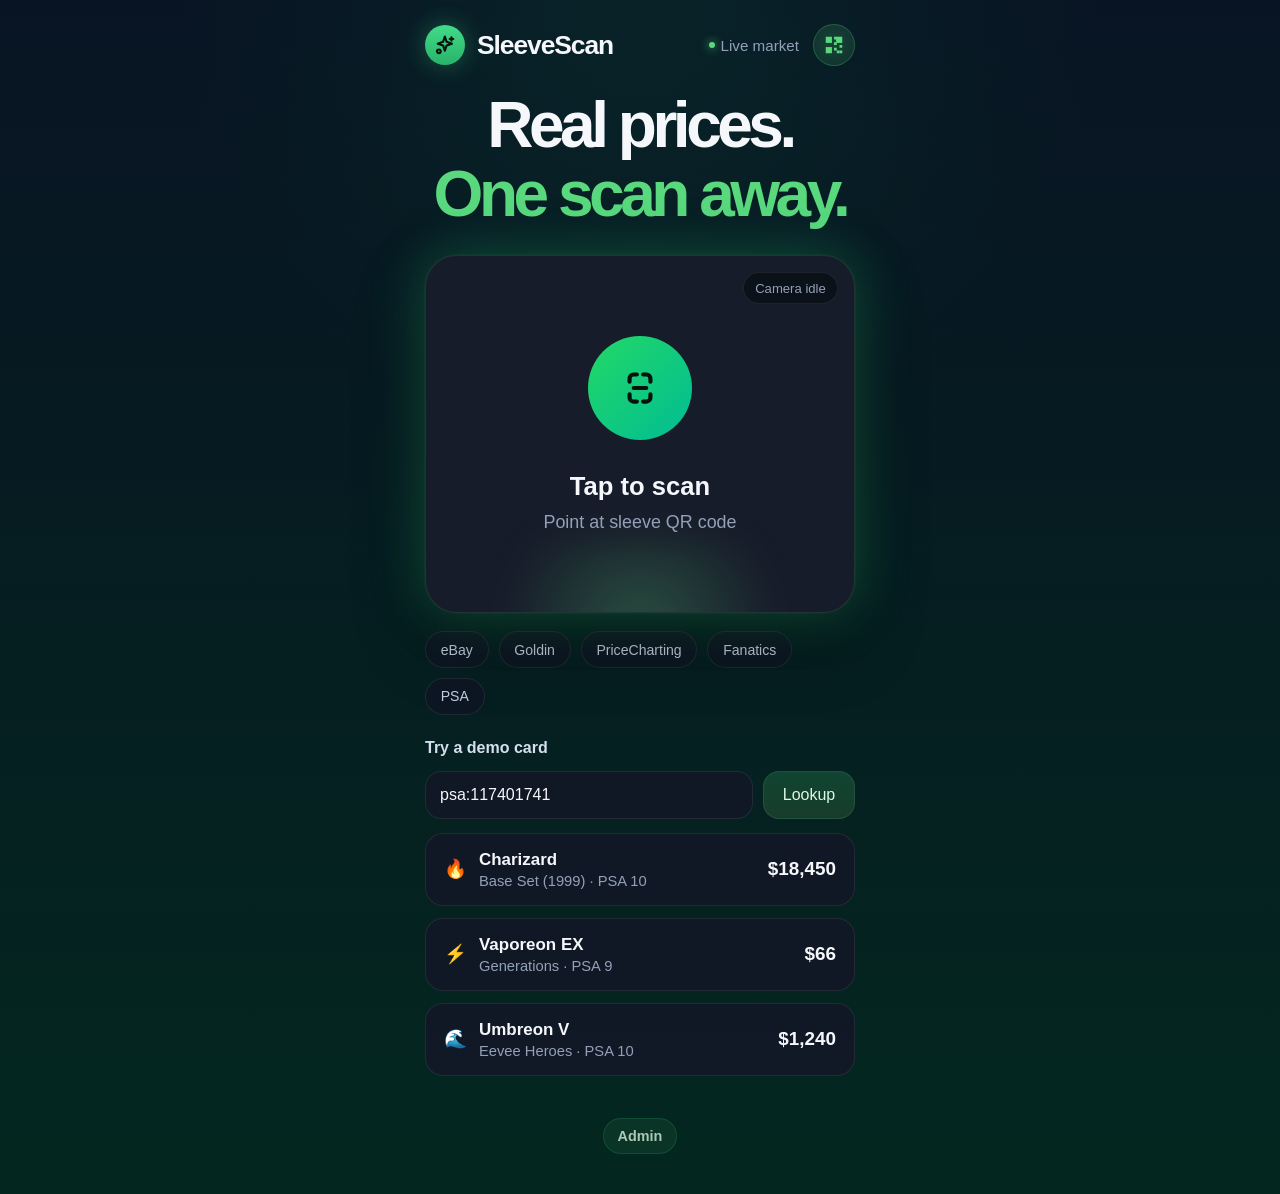
<file: index.html>
<!doctype html>
<html lang="en">
  <head>
    <meta charset="UTF-8" />
    <meta name="viewport" content="width=device-width, initial-scale=1.0" />
    <title>SleeveScan</title>
    <link rel="icon" href="./favicon.svg" type="image/svg+xml" />
    <link rel="stylesheet" href="./styles.css" />
  </head>
  <body>
    <main class="app-shell">
      <section class="mobile-frame">
        <header class="topbar">
          <div class="brand">
            <div class="brand__mark" aria-hidden="true">
              <svg viewBox="0 0 32 32" focusable="false">
                <path d="M15.8 4.7l2.4 7.1 7.1 2.4-7.1 2.4-2.4 7.1-2.4-7.1-7.1-2.4 7.1-2.4 2.4-7.1z" />
                <path d="M24.6 5.6v4.8" />
                <path d="M22.2 8h4.8" />
                <circle cx="7.8" cy="24.4" r="2.5" />
              </svg>
            </div>
            <span class="brand__name">SleeveScan</span>
          </div>
          <div class="topbar__actions">
            <p class="live-indicator">Live market</p>
            <a class="qr-nav-button" href="./qr.html" aria-label="Create Qr Code">
              <svg class="qr-nav-button__icon" viewBox="0 0 32 32" aria-hidden="true" focusable="false">
                <path d="M4 4h9v9H4z" />
                <path d="M19 4h9v9h-9z" />
                <path d="M4 19h9v9H4z" />
                <path d="M16 4h4v4h-4z" />
                <path d="M16 12h4v4h-4z" />
                <path d="M24 16h4v4h-4z" />
                <path d="M16 20h4v4h-4z" />
                <path d="M20 24h4v4h-4z" />
                <path d="M24 24h4v4h-4z" />
                <path d="M8 8h1.8v1.8H8z" />
                <path d="M23 8h1.8v1.8H23z" />
                <path d="M8 23h1.8v1.8H8z" />
              </svg>
            </a>
          </div>
        </header>

        <section class="hero">
          <h1>
            Real prices.
            <span>One scan away.</span>
          </h1>
        </section>

        <section class="scanner-panel">
          <video
            id="scanner-video"
            class="scanner-video"
            playsinline
            muted
          ></video>
          <div class="scanner-glow" aria-hidden="true"></div>
          <button id="camera-button" class="scanner-cta" type="button">
            <span class="scanner-cta__icon" aria-hidden="true">
              <svg viewBox="0 0 48 48" focusable="false">
                <path d="M14 18v-3.2c0-2.1 1.7-3.8 3.8-3.8H21" />
                <path d="M27 11h3.2c2.1 0 3.8 1.7 3.8 3.8V18" />
                <path d="M34 30v3.2c0 2.1-1.7 3.8-3.8 3.8H27" />
                <path d="M21 37h-3.2c-2.1 0-3.8-1.7-3.8-3.8V30" />
                <path d="M18 24h12" />
              </svg>
            </span>
            <strong>Tap to scan</strong>
            <span>Point at sleeve QR code</span>
          </button>
          <p id="scanner-status" class="scanner-status">
            Open the camera on a phone to scan a QR sticker, or use a demo code
            below.
          </p>
          <span id="scanner-badge" class="scanner-badge">Camera idle</span>
        </section>

        <div class="source-pills" aria-label="Source coverage">
          <span>eBay</span>
          <span>Goldin</span>
          <span>PriceCharting</span>
          <span>Fanatics</span>
          <span>PSA</span>
        </div>

        <section class="demo-section">
          <div class="demo-section__header">
            <p>Try a demo card</p>
          </div>

          <div class="scan-input-row">
            <label class="scan-input">
              <span class="sr-only">Sleeve QR code</span>
              <input
                id="code-input"
                type="text"
                placeholder="Try psa:117401741 or raw:charizard-base-4"
                autocomplete="off"
              />
            </label>
            <button id="lookup-button" class="lookup-button" type="button">
              Lookup
            </button>
          </div>

          <div class="demo-list">
            <a class="demo-card" href="./details.html?card=raw%3Acharizard-base-4">
              <div class="demo-card__info">
                <span class="demo-card__icon">🔥</span>
                <div>
                  <strong>Charizard</strong>
                  <p>Base Set (1999) · PSA 10</p>
                </div>
              </div>
              <span class="demo-card__price">$18,450</span>
            </a>

            <a class="demo-card" href="./details.html?card=psa%3A134400879">
              <div class="demo-card__info">
                <span class="demo-card__icon">⚡</span>
                <div>
                  <strong>Vaporeon EX</strong>
                  <p>Generations · PSA 9</p>
                </div>
              </div>
              <span class="demo-card__price">$66</span>
            </a>

            <a class="demo-card" href="./details.html?card=psa%3A117401741">
              <div class="demo-card__info">
                <span class="demo-card__icon">🌊</span>
                <div>
                  <strong>Umbreon V</strong>
                  <p>Eevee Heroes · PSA 10</p>
                </div>
              </div>
              <span class="demo-card__price">$1,240</span>
            </a>
          </div>
        </section>

        <footer class="app-footer">
          <a href="./admin.html">Admin</a>
        </footer>
      </section>
    </main>

    <script type="module" src="./src/main.js"></script>
  </body>
</html>
</file>
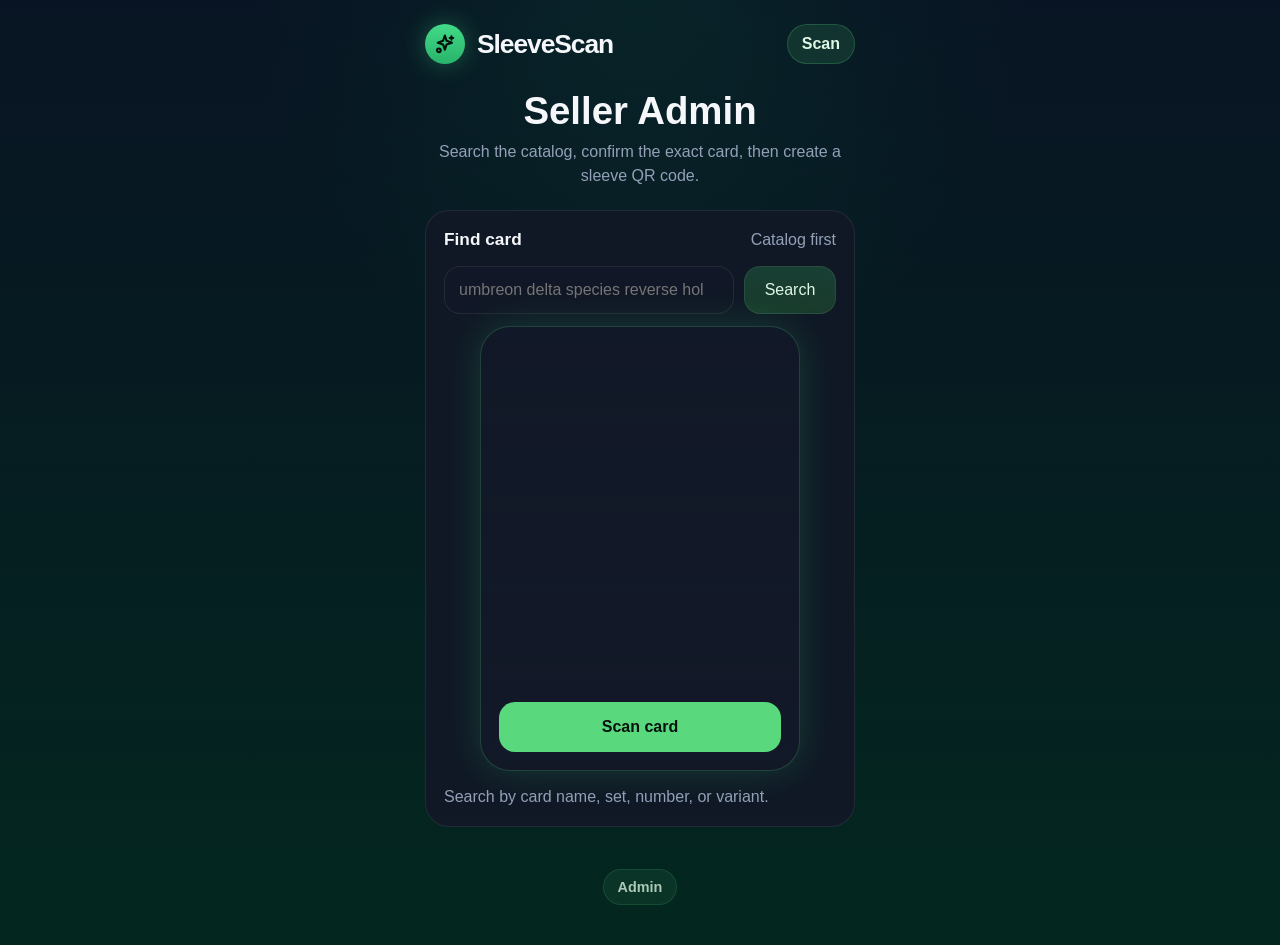
<file: admin.html>
<!doctype html>
<html lang="en">
  <head>
    <meta charset="UTF-8" />
    <meta name="viewport" content="width=device-width, initial-scale=1.0" />
    <title>SleeveScan Seller Admin</title>
    <link rel="icon" href="./favicon.svg" type="image/svg+xml" />
    <link rel="stylesheet" href="./styles.css" />
  </head>
  <body>
    <main class="app-shell">
      <section class="mobile-frame admin-frame">
        <header class="topbar">
          <a class="brand brand--link" href="./index.html">
            <div class="brand__mark" aria-hidden="true">
              <svg viewBox="0 0 32 32" focusable="false">
                <path d="M15.8 4.7l2.4 7.1 7.1 2.4-7.1 2.4-2.4 7.1-2.4-7.1-7.1-2.4 7.1-2.4 2.4-7.1z" />
                <path d="M24.6 5.6v4.8" />
                <path d="M22.2 8h4.8" />
                <circle cx="7.8" cy="24.4" r="2.5" />
              </svg>
            </div>
            <span class="brand__name">SleeveScan</span>
          </a>
          <a class="topbar-link" href="./index.html">Scan</a>
        </header>

        <section class="qr-page-hero">
          <h1>Seller Admin</h1>
          <p>Search the catalog, confirm the exact card, then create a sleeve QR code.</p>
        </section>

        <section class="admin-panel">
          <div class="section-heading section-heading--compact">
            <h2>Find card</h2>
            <span>Catalog first</span>
          </div>

          <div class="admin-search">
            <label class="scan-input">
              <span class="sr-only">Search card catalog</span>
              <input
                id="admin-search-input"
                type="search"
                placeholder="umbreon delta species reverse holo"
                autocomplete="off"
              />
            </label>
            <button id="admin-search-button" class="lookup-button" type="button">
              Search
            </button>
          </div>

          <section class="card-scan-panel">
            <video
              id="card-scan-video"
              class="card-scan-video"
              playsinline
              muted
            ></video>
            <div class="card-scan-overlay" aria-hidden="true">
              <span></span>
            </div>
            <button id="card-scan-button" class="card-scan-button" type="button">
              Scan card
            </button>
          </section>

          <p id="admin-status" class="admin-status">
            Search by card name, set, number, or variant.
          </p>

          <div id="catalog-results-shell" class="catalog-results-shell" hidden>
            <div class="catalog-results-header">
              <strong>Matching results</strong>
              <button id="close-results-button" type="button">Close</button>
            </div>
            <div id="catalog-results" class="catalog-results"></div>
          </div>
        </section>

        <section id="selected-card-panel" class="admin-panel selected-card-panel" hidden>
          <div class="section-heading section-heading--compact">
            <h2>Confirm identity</h2>
            <span>Seller record</span>
          </div>

          <article class="selected-card">
            <img id="selected-card-image" alt="Selected Pokemon card" />
            <div>
              <h3 id="selected-card-name">Card name</h3>
              <p id="selected-card-meta">Set · Number · Rarity</p>
            </div>
          </article>

          <div class="admin-fields">
            <label>
              <span>Variant</span>
              <select id="variant-select">
                <option>Normal</option>
                <option>Holo</option>
                <option selected>Reverse Holo</option>
                <option>1st Edition</option>
                <option>Promo</option>
              </select>
            </label>

            <label>
              <span>Condition / grade</span>
              <select id="condition-select">
                <option selected>Raw NM</option>
                <option>Raw LP</option>
                <option>Raw MP</option>
                <option>Raw HP</option>
                <option>PSA 10</option>
                <option>PSA 9</option>
                <option>BGS 9.5</option>
                <option>CGC 10</option>
              </select>
            </label>

            <label>
              <span>Language</span>
              <select id="language-select">
                <option selected>English</option>
                <option>Japanese</option>
              </select>
            </label>
          </div>

          <button id="create-admin-qr-button" class="qr-print-button qr-print-button--wide" type="button">
            Create QR Code
          </button>
        </section>

        <footer class="app-footer">
          <a href="./admin.html">Admin</a>
        </footer>
      </section>
    </main>

    <script type="module" src="./src/admin.js"></script>
  </body>
</html>
</file>
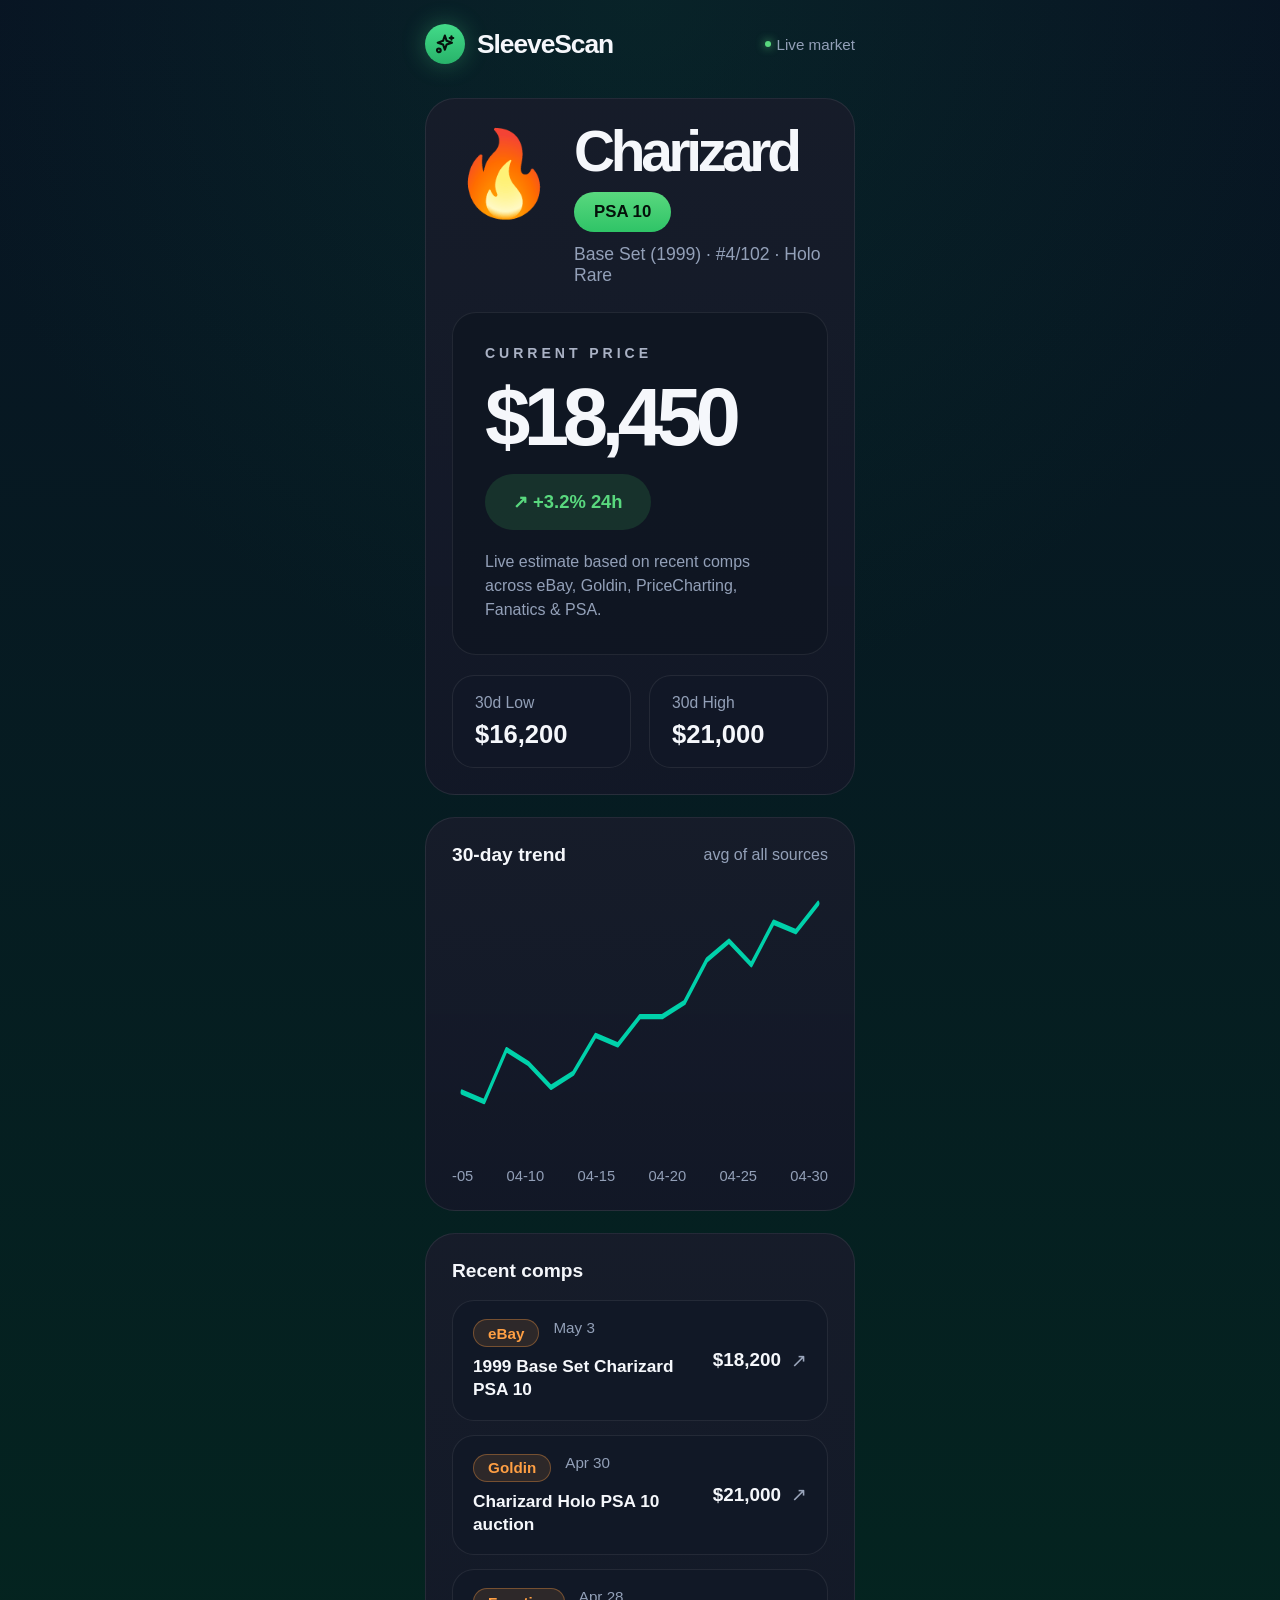
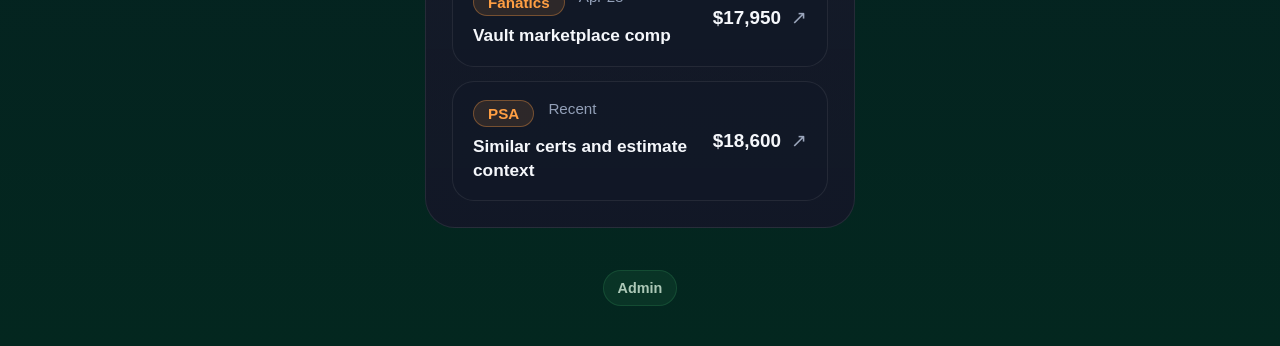
<file: details.html>
<!doctype html>
<html lang="en">
  <head>
    <meta charset="UTF-8" />
    <meta name="viewport" content="width=device-width, initial-scale=1.0" />
    <title>SleeveScan Card Details</title>
    <link rel="icon" href="./favicon.svg" type="image/svg+xml" />
    <link rel="stylesheet" href="./styles.css" />
  </head>
  <body class="details-page">
    <main class="app-shell">
      <section class="mobile-frame details-frame">
        <header class="topbar topbar--details">
          <a class="brand brand--link" href="./index.html">
            <div class="brand__mark" aria-hidden="true">
              <svg viewBox="0 0 32 32" focusable="false">
                <path d="M15.8 4.7l2.4 7.1 7.1 2.4-7.1 2.4-2.4 7.1-2.4-7.1-7.1-2.4 7.1-2.4 2.4-7.1z" />
                <path d="M24.6 5.6v4.8" />
                <path d="M22.2 8h4.8" />
                <circle cx="7.8" cy="24.4" r="2.5" />
              </svg>
            </div>
            <span class="brand__name">SleeveScan</span>
          </a>
          <p class="live-indicator">Live market</p>
        </header>

        <section class="hero-card">
          <div class="hero-card__header">
            <div class="hero-card__icon" id="detail-icon">🔥</div>
            <div class="hero-card__identity">
              <div class="hero-card__title-row">
                <h1 id="detail-name">Charizard</h1>
                <span id="detail-grade" class="grade-pill">PSA 10</span>
              </div>
              <p id="detail-meta" class="hero-card__meta">
                Base Set (1999) · #4/102 · Holo Rare
              </p>
            </div>
          </div>

          <div class="price-hero">
            <p class="price-hero__label">Current Price</p>
            <strong id="detail-price" class="price-hero__value">$18,450</strong>
            <span id="detail-trend24h" class="trend-pill">↗ +3.2% 24h</span>
            <p id="detail-range" class="price-hero__note">
              Live estimate based on recent comps across eBay, Goldin,
              PriceCharting, Fanatics & PSA.
            </p>
          </div>

          <div class="stat-cards">
            <article class="stat-card">
              <p>30d Low</p>
              <strong id="detail-low">$16,200</strong>
            </article>
            <article class="stat-card">
              <p>30d High</p>
              <strong id="detail-high">$21,000</strong>
            </article>
          </div>
        </section>

        <section class="trend-card">
          <div class="section-heading section-heading--large">
            <h2>30-day trend</h2>
            <span>avg of all sources</span>
          </div>
          <div class="trend-chart">
            <svg id="trend-svg" viewBox="0 0 680 260" preserveAspectRatio="none" aria-hidden="true">
              <path id="trend-line" class="trend-line" d=""></path>
            </svg>
            <div id="trend-labels" class="trend-labels"></div>
          </div>
        </section>

        <section class="recent-card">
          <div class="section-heading section-heading--large">
            <h2>Recent comps</h2>
          </div>
          <div id="detail-comps" class="detail-comps"></div>
        </section>

        <footer class="app-footer">
          <a href="./admin.html">Admin</a>
        </footer>
      </section>
    </main>

    <script type="module" src="./src/details.js"></script>
  </body>
</html>
</file>
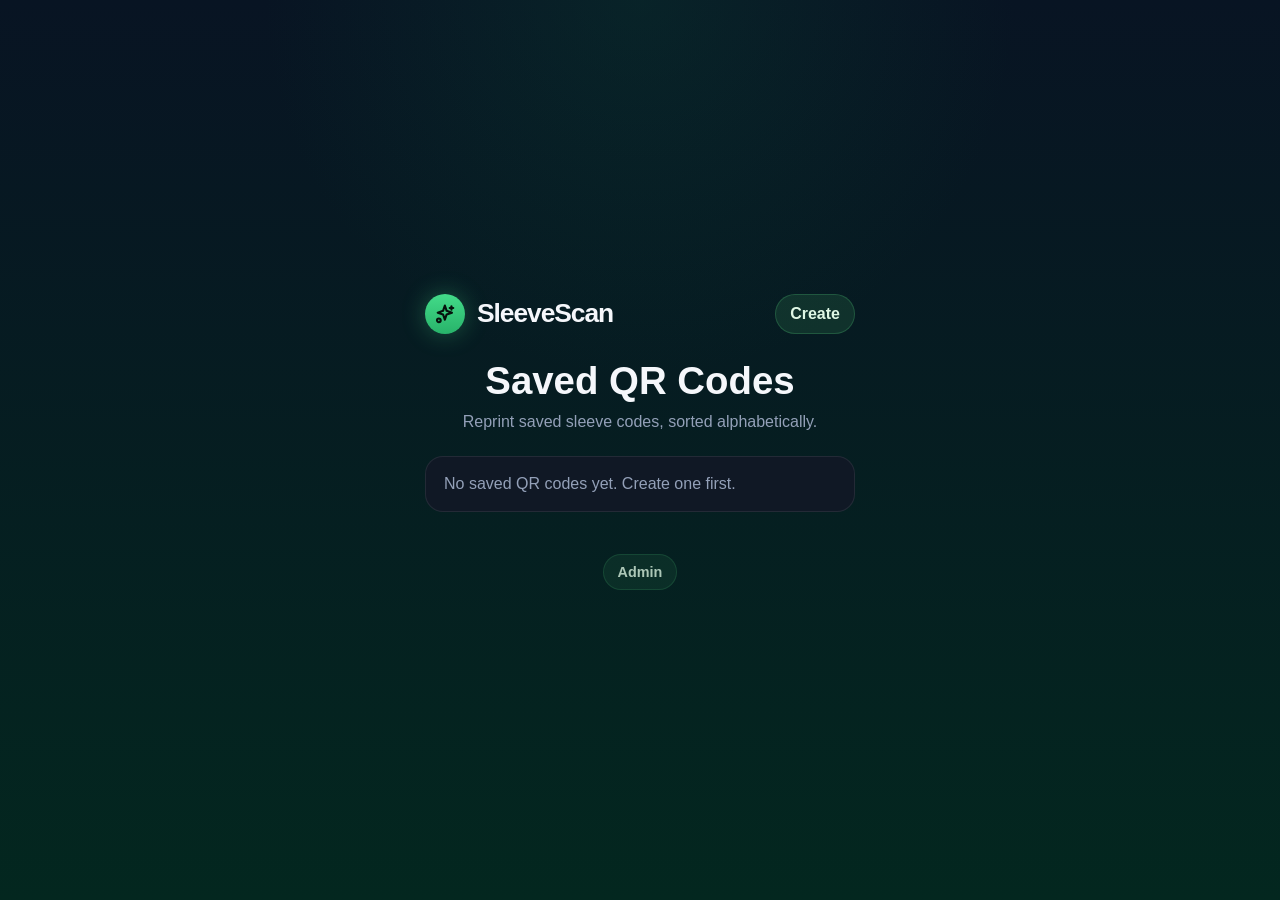
<file: qr-list.html>
<!doctype html>
<html lang="en">
  <head>
    <meta charset="UTF-8" />
    <meta name="viewport" content="width=device-width, initial-scale=1.0" />
    <title>SleeveScan Saved QR Codes</title>
    <link rel="icon" href="./favicon.svg" type="image/svg+xml" />
    <link rel="stylesheet" href="./styles.css" />
  </head>
  <body>
    <main class="app-shell">
      <section class="mobile-frame">
        <header class="topbar">
          <a class="brand brand--link" href="./index.html">
            <div class="brand__mark" aria-hidden="true">
              <svg viewBox="0 0 32 32" focusable="false">
                <path d="M15.8 4.7l2.4 7.1 7.1 2.4-7.1 2.4-2.4 7.1-2.4-7.1-7.1-2.4 7.1-2.4 2.4-7.1z" />
                <path d="M24.6 5.6v4.8" />
                <path d="M22.2 8h4.8" />
                <circle cx="7.8" cy="24.4" r="2.5" />
              </svg>
            </div>
            <span class="brand__name">SleeveScan</span>
          </a>
          <div class="topbar__actions">
            <a class="topbar-link" href="./qr.html">Create</a>
          </div>
        </header>

        <section class="qr-page-hero">
          <h1>Saved QR Codes</h1>
          <p>Reprint saved sleeve codes, sorted alphabetically.</p>
        </section>

        <section class="saved-qr-panel">
          <div id="saved-qr-list" class="saved-qr-list"></div>
          <p id="saved-qr-empty" class="saved-qr-empty" hidden>
            No saved QR codes yet. Create one first.
          </p>
        </section>

        <footer class="app-footer">
          <a href="./admin.html">Admin</a>
        </footer>
      </section>
    </main>

    <script type="module" src="./src/qrList.js"></script>
  </body>
</html>
</file>
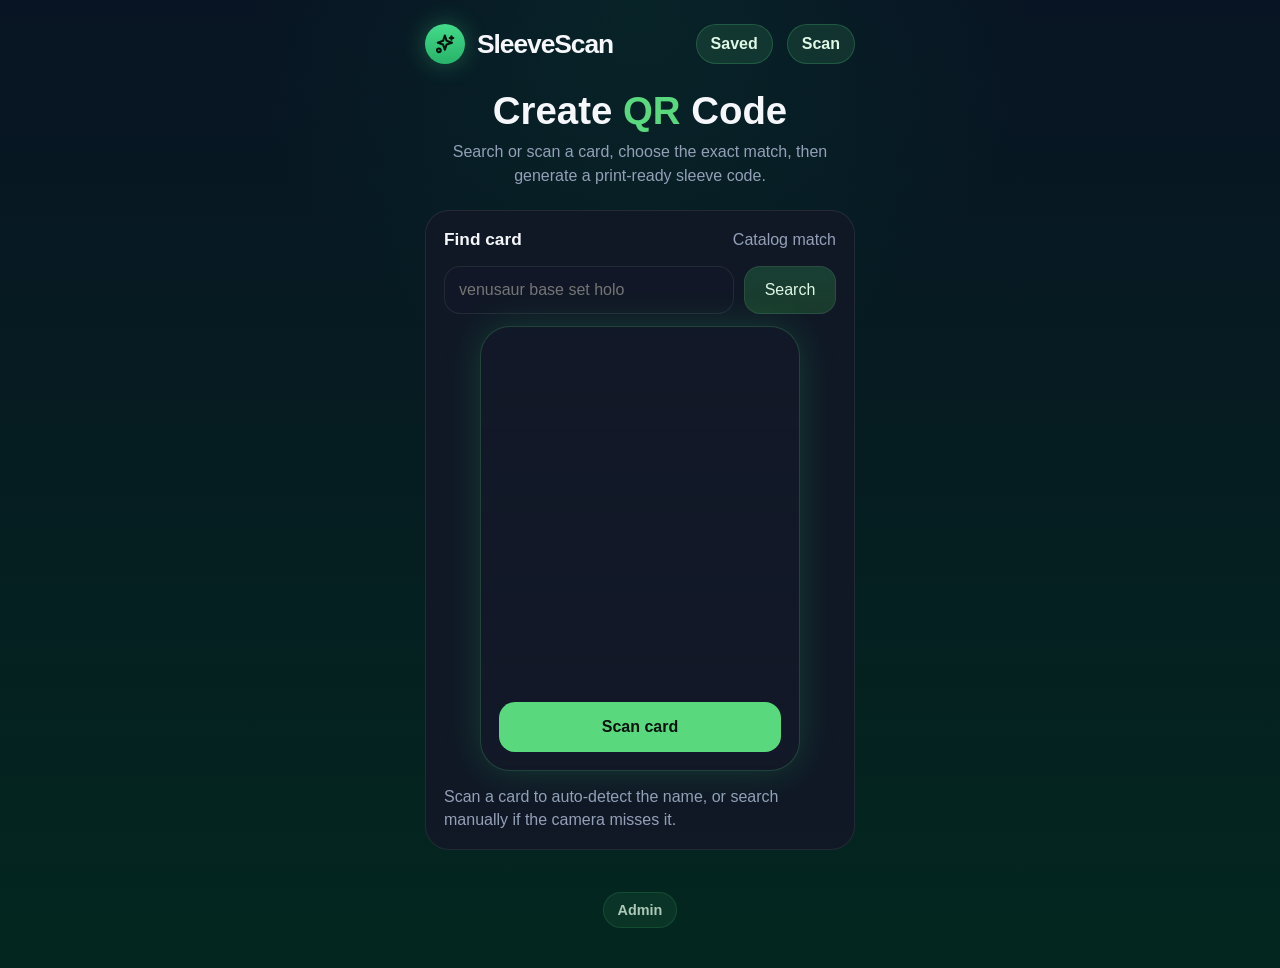
<file: qr.html>
<!doctype html>
<html lang="en">
  <head>
    <meta charset="UTF-8" />
    <meta name="viewport" content="width=device-width, initial-scale=1.0" />
    <title>SleeveScan QR Generator</title>
    <link rel="icon" href="./favicon.svg" type="image/svg+xml" />
    <link rel="stylesheet" href="./styles.css" />
  </head>
  <body>
    <main class="app-shell">
      <section class="mobile-frame">
        <header class="topbar">
          <a class="brand brand--link" href="./index.html">
            <div class="brand__mark" aria-hidden="true">
              <svg viewBox="0 0 32 32" focusable="false">
                <path d="M15.8 4.7l2.4 7.1 7.1 2.4-7.1 2.4-2.4 7.1-2.4-7.1-7.1-2.4 7.1-2.4 2.4-7.1z" />
                <path d="M24.6 5.6v4.8" />
                <path d="M22.2 8h4.8" />
                <circle cx="7.8" cy="24.4" r="2.5" />
              </svg>
            </div>
            <span class="brand__name">SleeveScan</span>
          </a>
          <div class="topbar__actions">
            <a class="topbar-link" href="./qr-list.html">Saved</a>
            <a class="topbar-link" href="./index.html">Scan</a>
          </div>
        </header>

        <section class="qr-page-hero">
          <h1>Create <span>QR</span> Code</h1>
          <p>
            Search or scan a card, choose the exact match, then generate a
            print-ready sleeve code.
          </p>
        </section>

        <section class="qr-lab qr-lab--page">
          <div class="section-heading section-heading--compact">
            <h2>Find card</h2>
            <span>Catalog match</span>
          </div>

          <div class="admin-search">
            <label class="scan-input">
              <span class="sr-only">Search card catalog</span>
              <input
                id="card-search-input"
                type="search"
                placeholder="venusaur base set holo"
                autocomplete="off"
              />
            </label>
            <button id="card-search-button" class="lookup-button" type="button">
              Search
            </button>
          </div>

          <section class="card-scan-panel">
            <video
              id="card-scan-video"
              class="card-scan-video"
              playsinline
              muted
            ></video>
            <button id="card-scan-button" class="card-scan-button" type="button">
              Scan card
            </button>
          </section>

          <p id="qr-status" class="admin-status">
            Scan a card to auto-detect the name, or search manually if the
            camera misses it.
          </p>

          <div id="catalog-results-shell" class="catalog-results-shell catalog-results-shell--sheet" hidden>
            <div class="catalog-results-header">
              <strong>Matching results</strong>
              <button id="close-results-button" type="button">Close</button>
            </div>
            <div id="catalog-results" class="catalog-results"></div>
          </div>
        </section>

        <section id="selected-card-panel" class="qr-lab qr-lab--page selected-card-panel" hidden>
          <div class="section-heading section-heading--compact">
            <h2>Confirm card</h2>
            <span>Seller record</span>
          </div>

          <article class="selected-card">
            <img id="selected-card-image" alt="Selected Pokemon card" />
            <div>
              <h3 id="selected-card-name">Card name</h3>
              <p id="selected-card-meta">Set · Number · Rarity</p>
            </div>
          </article>

          <div class="admin-fields">
            <label>
              <span>Variant</span>
              <select id="variant-select">
                <option>Normal</option>
                <option>Holo</option>
                <option selected>Reverse Holo</option>
                <option>1st Edition</option>
                <option>Promo</option>
              </select>
            </label>

            <label>
              <span>Condition / grade</span>
              <select id="condition-select">
                <option selected>Raw NM</option>
                <option>Raw LP</option>
                <option>Raw MP</option>
                <option>Raw HP</option>
                <option>PSA 10</option>
                <option>PSA 9</option>
                <option>BGS 9.5</option>
                <option>CGC 10</option>
              </select>
            </label>

            <label>
              <span>Language</span>
              <select id="language-select">
                <option selected>English</option>
                <option>Japanese</option>
              </select>
            </label>
          </div>

          <button id="generate-qr-button" class="qr-print-button qr-print-button--wide" type="button">
            Generate
          </button>
        </section>

        <section id="qr-output-panel" class="qr-lab qr-lab--page" hidden>
          <div class="section-heading section-heading--compact">
            <h2>QR code</h2>
            <span>Ready to print</span>
          </div>

          <div id="qr-preview" class="qr-preview" hidden>
            <div class="qr-preview__image-wrap">
              <img id="qr-image" alt="Generated sleeve QR code" />
            </div>
            <div class="qr-preview__meta">
              <strong id="qr-preview-label">raw:charizard-base-4</strong>
              <p id="qr-payload">raw:charizard-base-4</p>
              <a id="qr-download-link" class="qr-download" href="#" target="_blank" rel="noreferrer">
                Open QR Code
              </a>
            </div>
          </div>
          <button id="print-qr-button" class="qr-print-button qr-print-button--wide" type="button" hidden>
            Print QR Code
          </button>
        </section>

        <footer class="app-footer">
          <a href="./admin.html">Admin</a>
        </footer>
      </section>
    </main>

    <script type="module" src="./src/qr.js"></script>
  </body>
</html>
</file>
<file: styles.css>
:root {
  color-scheme: dark;
  font-family: "Camera Plain Variable", "Camera Plain", "Inter", sans-serif;
  --bg: #07141d;
  --bg-2: #05251d;
  --panel: #171c2a;
  --panel-2: #101928;
  --panel-3: rgba(255, 255, 255, 0.04);
  --text: #f5f7fb;
  --muted: #93a0b8;
  --line: rgba(255, 255, 255, 0.08);
  --green: #59d87e;
  --green-deep: #2bb86b;
  --glow: rgba(46, 226, 126, 0.34);
}

* {
  box-sizing: border-box;
}

body {
  margin: 0;
  min-height: 100vh;
  color: var(--text);
  background:
    radial-gradient(circle at top center, rgba(9, 74, 54, 0.28), transparent 34%),
    linear-gradient(180deg, #081423 0%, #03271f 100%);
}

button,
input {
  font: inherit;
}

button {
  appearance: none;
  border: 0;
  background: none;
  color: inherit;
  cursor: pointer;
}

button:focus-visible,
input:focus-visible {
  outline: 2px solid rgba(89, 216, 126, 0.45);
  outline-offset: 2px;
}

.app-shell {
  min-height: 100vh;
  display: grid;
  place-items: center;
  padding: 24px 14px 40px;
}

.mobile-frame {
  width: min(100%, 430px);
}

.topbar,
.brand,
.demo-card,
.section-heading {
  display: flex;
  align-items: center;
}

.topbar,
.section-heading {
  justify-content: space-between;
}

.topbar {
  margin-bottom: 28px;
  position: relative;
  z-index: 30;
}

.topbar--details {
  margin-bottom: 34px;
}

.brand {
  gap: 12px;
}

.topbar__actions {
  display: flex;
  align-items: center;
  gap: 14px;
}

.brand--link {
  text-decoration: none;
  color: inherit;
}

.brand__mark {
  width: 40px;
  height: 40px;
  border-radius: 999px;
  display: grid;
  place-items: center;
  background: linear-gradient(180deg, #43db89 0%, #28b36a 100%);
  color: #06120d;
  box-shadow: 0 0 24px rgba(70, 220, 136, 0.32);
}

.brand__mark svg {
  width: 24px;
  height: 24px;
  fill: none;
  stroke: #06120d;
  stroke-width: 2.8;
  stroke-linecap: round;
  stroke-linejoin: round;
}

.brand__mark circle {
  fill: none;
}

.brand__name {
  font-size: 1.65rem;
  font-weight: 800;
  letter-spacing: -0.04em;
}

.qr-nav-button {
  width: 42px;
  height: 42px;
  display: inline-grid;
  place-items: center;
  border-radius: 999px;
  background: rgba(89, 216, 126, 0.12);
  border: 1px solid rgba(89, 216, 126, 0.26);
  text-decoration: none;
  transition: transform 160ms ease, background 160ms ease;
}

.qr-nav-button:hover {
  transform: translateY(-1px);
  background: rgba(89, 216, 126, 0.18);
}

.qr-nav-button__icon {
  width: 22px;
  height: 22px;
  fill: var(--green);
  filter: drop-shadow(0 0 8px rgba(89, 216, 126, 0.34));
}

.topbar-link {
  min-height: 40px;
  display: inline-flex;
  align-items: center;
  padding: 0 14px;
  border-radius: 999px;
  color: #dff7e5;
  background: rgba(89, 216, 126, 0.12);
  border: 1px solid rgba(89, 216, 126, 0.22);
  text-decoration: none;
  font-weight: 700;
}

.app-footer {
  display: flex;
  justify-content: center;
  margin-top: 34px;
  padding: 8px 0 0;
}

.app-footer a {
  min-height: 36px;
  display: inline-flex;
  align-items: center;
  padding: 0 14px;
  border-radius: 999px;
  color: rgba(223, 247, 229, 0.76);
  background: rgba(89, 216, 126, 0.08);
  border: 1px solid rgba(89, 216, 126, 0.14);
  text-decoration: none;
  font-size: 0.9rem;
  font-weight: 700;
}

.app-footer a:hover {
  color: #dff7e5;
  background: rgba(89, 216, 126, 0.13);
}

.live-indicator {
  margin: 0;
  position: relative;
  padding-left: 12px;
  color: var(--muted);
  font-size: 0.95rem;
}

.live-indicator::before {
  content: "";
  position: absolute;
  left: 0;
  top: 50%;
  width: 6px;
  height: 6px;
  border-radius: 999px;
  transform: translateY(-50%);
  background: var(--green);
  box-shadow: 0 0 10px var(--green);
}

.hero {
  text-align: center;
}

.hero h1 {
  margin: 0;
  font-size: clamp(2.5rem, 9vw, 4rem);
  line-height: 0.98;
  letter-spacing: -0.07em;
}

.hero h1 span {
  display: block;
  margin-top: 6px;
  color: var(--green);
}

.hero__lede {
  max-width: 34ch;
  margin: 16px auto 0;
  color: var(--muted);
  font-size: 1.03rem;
  line-height: 1.6;
}

.qr-page-hero {
  margin: 28px 0 22px;
  text-align: center;
}

.qr-page-hero h1,
.qr-page-hero p {
  margin: 0;
}

.qr-page-hero h1 {
  font-size: 2.4rem;
  line-height: 1;
}

.qr-page-hero h1 span {
  color: var(--green);
}

.qr-page-hero p {
  margin-top: 10px;
  color: var(--muted);
  line-height: 1.5;
}

.scanner-panel {
  position: relative;
  margin-top: 30px;
  padding: 0;
  min-height: 356px;
  border-radius: 32px;
  overflow: hidden;
  background: #171c2a;
  border: 1px solid rgba(91, 216, 127, 0.12);
  box-shadow:
    0 0 0 1px rgba(89, 216, 126, 0.04),
    0 0 54px rgba(46, 226, 126, 0.28),
    0 28px 68px rgba(0, 0, 0, 0.36);
  animation: scanner-card-glow 3.4s ease-in-out infinite;
}

.scanner-glow {
  position: absolute;
  inset: auto 8% -30%;
  height: 180px;
  background: radial-gradient(circle, rgba(89, 216, 126, 0.28), transparent 70%);
  filter: blur(18px);
  pointer-events: none;
  animation: pulse-glow 2.8s ease-in-out infinite;
}

.scanner-video {
  position: absolute;
  inset: 0;
  width: 100%;
  height: 100%;
  object-fit: cover;
  display: none;
  opacity: 0.45;
}

.scanner-video.is-live {
  display: block;
}

.scanner-cta {
  position: relative;
  z-index: 1;
  width: 100%;
  min-height: 356px;
  border-radius: 32px;
  display: grid;
  place-items: center;
  align-content: center;
  gap: 12px;
  background: transparent;
  border: 0;
  transition: transform 160ms ease, border-color 160ms ease, background 160ms ease;
}

.scanner-cta:hover {
  transform: translateY(-1px);
}

@keyframes pulse-glow {
  0% {
    opacity: 0.34;
    transform: scale(0.94);
  }

  50% {
    opacity: 0.7;
    transform: scale(1.06);
  }

  100% {
    opacity: 0.34;
    transform: scale(0.94);
  }
}

@keyframes scanner-card-glow {
  0%,
  100% {
    box-shadow:
      0 0 0 1px rgba(89, 216, 126, 0.04),
      0 0 38px rgba(46, 226, 126, 0.2),
      0 28px 68px rgba(0, 0, 0, 0.36);
  }

  50% {
    box-shadow:
      0 0 0 1px rgba(89, 216, 126, 0.1),
      0 0 64px rgba(46, 226, 126, 0.34),
      0 28px 68px rgba(0, 0, 0, 0.36);
  }
}

.scanner-cta__icon {
  width: 104px;
  height: 104px;
  border-radius: 999px;
  display: grid;
  place-items: center;
  margin-bottom: 22px;
  background: linear-gradient(135deg, #23d866 0%, #00bd94 100%);
  color: #07120c;
  font-weight: 800;
}

.scanner-cta__icon svg {
  width: 50px;
  height: 50px;
  fill: none;
  stroke: #07120c;
  stroke-width: 4;
  stroke-linecap: round;
  stroke-linejoin: round;
}

.scanner-cta strong {
  font-size: 1.6rem;
  line-height: 1;
}

.scanner-cta span:last-child {
  color: var(--muted);
  font-size: 1.12rem;
}

.scanner-status,
.scanner-badge,
.hero__lede,
.live-indicator,
.demo-card p,
.section-heading span,
.comp-card p,
.comp-card__meta,
.hero-card__meta,
.price-hero__note,
.stat-card p,
.trend-labels span,
.detail-comp__meta {
  color: var(--muted);
}

.scanner-status {
  position: absolute;
  left: 22px;
  right: 22px;
  bottom: 18px;
  z-index: 1;
  margin: 0;
  text-align: center;
  font-size: 0.8rem;
  line-height: 1.45;
  opacity: 0;
  pointer-events: none;
}

.scanner-badge {
  position: absolute;
  top: 16px;
  right: 16px;
  z-index: 2;
  padding: 0.45rem 0.7rem;
  border-radius: 999px;
  background: rgba(6, 13, 19, 0.7);
  border: 1px solid rgba(255, 255, 255, 0.08);
  font-size: 0.82rem;
}

.source-pills {
  display: flex;
  flex-wrap: wrap;
  gap: 10px;
  margin-top: 18px;
}

.source-pills span {
  padding: 0.58rem 0.92rem;
  border-radius: 999px;
  background: rgba(16, 23, 37, 0.78);
  border: 1px solid var(--line);
  color: #c5cee0;
  font-size: 0.88rem;
}

.source-chip {
  display: inline-flex;
  align-items: center;
  padding: 0.32rem 0.62rem;
  border-radius: 999px;
  background: rgba(89, 216, 126, 0.1);
  border: 1px solid rgba(89, 216, 126, 0.18);
  color: #c8f8d7;
  font-size: 0.77rem;
  white-space: nowrap;
}

.demo-section {
  margin-top: 24px;
}

.demo-section__header p {
  margin: 0 0 14px;
  color: #d6dfef;
  font-weight: 700;
}

.scan-input-row {
  display: grid;
  grid-template-columns: minmax(0, 1fr) auto;
  gap: 10px;
  margin-bottom: 14px;
}

.scan-input input,
.lookup-button,
.demo-card,
.qr-lab,
.qr-preview,
.comp-card,
.hero-card,
.price-hero,
.stat-card,
.trend-card,
.recent-card,
.detail-comp {
  border: 1px solid var(--line);
  background: rgba(18, 24, 39, 0.92);
}

.scan-input input {
  width: 100%;
  min-height: 48px;
  border-radius: 16px;
  color: var(--text);
  padding: 0 14px;
}

.lookup-button {
  min-width: 92px;
  min-height: 48px;
  border-radius: 16px;
  color: #dff7e5;
  background: linear-gradient(180deg, rgba(50, 177, 98, 0.26), rgba(27, 63, 45, 0.9));
}

.qr-print-button {
  min-height: 48px;
  border-radius: 16px;
  color: #06120d;
  background: var(--green);
  font-weight: 800;
}

.qr-print-button--wide {
  width: 100%;
  margin-top: 14px;
}

.demo-list {
  display: grid;
  gap: 12px;
}

.demo-card {
  width: 100%;
  justify-content: space-between;
  gap: 16px;
  padding: 16px 18px;
  border-radius: 18px;
  text-align: left;
  color: inherit;
  text-decoration: none;
  transition: transform 160ms ease, border-color 160ms ease;
}

.demo-card:hover {
  transform: translateY(-1px);
  border-color: rgba(89, 216, 126, 0.24);
}

.demo-card__info {
  display: flex;
  align-items: center;
  gap: 12px;
  min-width: 0;
}

.demo-card__icon {
  font-size: 1.15rem;
}

.demo-card strong,
.comp-card strong {
  color: var(--text);
}

.demo-card strong {
  display: block;
  font-size: 1.06rem;
}

.demo-card p {
  margin: 3px 0 0;
  font-size: 0.92rem;
}

.demo-card__price {
  font-size: 1.18rem;
  font-weight: 700;
  white-space: nowrap;
}

.section-heading {
  margin-top: 18px;
}

.section-heading h3 {
  margin: 0;
  font-size: 0.98rem;
}

.section-heading h2 {
  margin: 0;
  font-size: 1.08rem;
}

.section-heading--compact {
  margin-top: 0;
}

.qr-lab {
  margin-top: 22px;
  padding: 18px;
  border-radius: 24px;
}

.qr-lab--page {
  margin-top: 0;
}

.qr-lab__controls {
  display: grid;
  gap: 12px;
  margin-top: 16px;
}

.qr-mode {
  display: grid;
  grid-template-columns: repeat(2, minmax(0, 1fr));
  gap: 8px;
}

.qr-mode label {
  position: relative;
  display: grid;
  place-items: center;
  min-height: 44px;
  border-radius: 14px;
  border: 1px solid var(--line);
  color: var(--muted);
  background: rgba(255, 255, 255, 0.03);
  cursor: pointer;
}

.qr-mode input {
  position: absolute;
  opacity: 0;
  pointer-events: none;
}

.qr-mode label:has(input:checked) {
  border-color: rgba(89, 216, 126, 0.34);
  color: #dff7e5;
  background: rgba(89, 216, 126, 0.12);
}

.qr-preview {
  display: grid;
  gap: 14px;
  margin-top: 16px;
  padding: 14px;
  border-radius: 20px;
}

.qr-preview__image-wrap {
  display: grid;
  place-items: center;
  padding: 14px;
  border-radius: 18px;
  background: #f7f9fb;
}

.qr-preview img {
  display: block;
  width: min(100%, 220px);
  aspect-ratio: 1;
}

.qr-preview__meta {
  min-width: 0;
}

.qr-preview__meta strong,
.qr-preview__meta p {
  display: block;
  overflow-wrap: anywhere;
}

.qr-preview__meta p {
  margin: 8px 0 0;
  color: var(--muted);
  font-size: 0.9rem;
  line-height: 1.4;
}

.qr-download {
  display: inline-flex;
  align-items: center;
  justify-content: center;
  min-height: 40px;
  margin-top: 12px;
  padding: 0 14px;
  border-radius: 999px;
  color: #dff7e5;
  background: rgba(89, 216, 126, 0.1);
  border: 1px solid rgba(89, 216, 126, 0.2);
  font-weight: 700;
  text-decoration: none;
}

.saved-qr-panel {
  margin-top: 22px;
}

.saved-qr-list {
  display: grid;
  gap: 12px;
}

.saved-qr-item {
  display: grid;
  grid-template-columns: 72px minmax(0, 1fr);
  gap: 14px;
  align-items: center;
  padding: 14px;
  border-radius: 20px;
  border: 1px solid var(--line);
  background: rgba(18, 24, 39, 0.92);
}

.saved-qr-item img {
  width: 72px;
  height: 72px;
  border-radius: 12px;
  background: #f7f9fb;
  padding: 6px;
}

.saved-qr-item__content {
  min-width: 0;
}

.saved-qr-item__content strong,
.saved-qr-item__content p {
  display: block;
  overflow-wrap: anywhere;
}

.saved-qr-item__content p {
  margin: 5px 0 0;
  color: var(--muted);
  font-size: 0.82rem;
  line-height: 1.35;
}

.saved-qr-item__actions {
  grid-column: 1 / -1;
  display: grid;
  grid-template-columns: repeat(2, minmax(0, 1fr));
  gap: 10px;
}

.saved-qr-item__actions a,
.saved-qr-item__actions button {
  min-height: 42px;
  display: inline-flex;
  align-items: center;
  justify-content: center;
  border-radius: 14px;
  color: #dff7e5;
  background: rgba(89, 216, 126, 0.12);
  border: 1px solid rgba(89, 216, 126, 0.22);
  text-decoration: none;
  font-weight: 700;
}

.saved-qr-empty {
  margin: 0;
  padding: 18px;
  border-radius: 18px;
  color: var(--muted);
  background: rgba(18, 24, 39, 0.92);
  border: 1px solid var(--line);
}

.admin-panel {
  margin-top: 22px;
  padding: 18px;
  border-radius: 24px;
  border: 1px solid var(--line);
  background: rgba(18, 24, 39, 0.92);
}

.admin-search {
  display: grid;
  grid-template-columns: minmax(0, 1fr) auto;
  gap: 10px;
  margin-top: 16px;
}

.card-scan-panel {
  position: relative;
  width: min(100%, 320px);
  aspect-ratio: 0.72;
  margin: 12px auto 0;
  overflow: hidden;
  border-radius: 30px;
  border: 1px solid rgba(89, 216, 126, 0.22);
  background:
    linear-gradient(180deg, rgba(18, 24, 39, 0.72), rgba(18, 24, 39, 0.94)),
    #101827;
  box-shadow: 0 0 36px rgba(46, 226, 126, 0.18);
}

.card-scan-video {
  position: absolute;
  inset: 0;
  width: 100%;
  height: 100%;
  object-fit: cover;
  display: none;
  opacity: 0.72;
}

.card-scan-video.is-live {
  display: block;
}

.card-scan-overlay {
  position: absolute;
  inset: 0;
  display: none;
  place-items: center;
  pointer-events: none;
}

.card-scan-overlay span {
  width: min(72%, 260px);
  aspect-ratio: 0.72;
  border: 2px solid rgba(89, 216, 126, 0.7);
  border-radius: 18px;
  box-shadow: 0 0 0 999px rgba(2, 8, 13, 0.28);
}

.card-scan-button {
  position: absolute;
  left: 18px;
  right: 18px;
  bottom: 18px;
  min-height: 50px;
  border-radius: 16px;
  color: #06120d;
  background: var(--green);
  border: 0;
  font-weight: 800;
}

.admin-status {
  color: var(--muted);
}

.admin-status {
  margin: 14px 0 0;
  line-height: 1.45;
}

.catalog-results-shell {
  margin-top: 14px;
}

.catalog-results-shell--sheet {
  position: fixed;
  left: 50%;
  right: auto;
  bottom: 14px;
  z-index: 80;
  width: min(calc(100% - 28px), 430px);
  max-height: min(72vh, 620px);
  margin: 0;
  padding: 16px;
  overflow: auto;
  border-radius: 28px 28px 22px 22px;
  background: rgba(12, 17, 28, 0.98);
  border: 1px solid rgba(89, 216, 126, 0.22);
  box-shadow:
    0 -18px 70px rgba(0, 0, 0, 0.5),
    0 0 42px rgba(46, 226, 126, 0.16);
  transform: translateX(-50%);
  animation: results-sheet-up 260ms ease-out;
}

.catalog-results-shell--sheet::before {
  content: "";
  display: block;
  width: 44px;
  height: 4px;
  margin: 0 auto 14px;
  border-radius: 999px;
  background: rgba(255, 255, 255, 0.22);
}

.catalog-results-shell--popup {
  position: relative;
  margin-top: -4px;
  padding: 14px;
  border-radius: 22px;
  background: rgba(10, 15, 25, 0.96);
  border: 1px solid rgba(89, 216, 126, 0.2);
  box-shadow: 0 18px 48px rgba(0, 0, 0, 0.34);
}

.catalog-results-shell--sheet.catalog-results-shell--popup {
  position: fixed;
  margin: 0;
}

@keyframes results-sheet-up {
  from {
    opacity: 0;
    transform: translate(-50%, 28px);
  }

  to {
    opacity: 1;
    transform: translate(-50%, 0);
  }
}

.catalog-results-header {
  display: flex;
  align-items: center;
  justify-content: space-between;
  gap: 12px;
  margin-bottom: 12px;
}

.catalog-results-header button {
  min-height: 34px;
  padding: 0 10px;
  border-radius: 999px;
  color: var(--muted);
  background: rgba(255, 255, 255, 0.06);
  border: 1px solid var(--line);
}

.catalog-results {
  display: grid;
  gap: 12px;
}

.catalog-card {
  display: grid;
  grid-template-columns: 64px minmax(0, 1fr);
  gap: 14px;
  align-items: center;
  padding: 12px;
  border-radius: 18px;
  text-align: left;
  border: 1px solid var(--line);
  background: rgba(255, 255, 255, 0.04);
}

.catalog-card:hover {
  border-color: rgba(89, 216, 126, 0.28);
}

.catalog-card img {
  width: 64px;
  border-radius: 8px;
}

.catalog-card strong,
.catalog-card small {
  display: block;
}

.catalog-card small {
  margin-top: 4px;
  color: var(--muted);
  line-height: 1.35;
}

.selected-card {
  display: grid;
  grid-template-columns: 78px minmax(0, 1fr);
  gap: 14px;
  align-items: center;
  margin-top: 16px;
}

.selected-card img {
  width: 78px;
  border-radius: 10px;
}

.selected-card h3,
.selected-card p {
  margin: 0;
}

.selected-card p {
  margin-top: 6px;
  color: var(--muted);
}

.admin-fields {
  display: grid;
  gap: 12px;
  margin-top: 16px;
}

.admin-fields label span {
  display: block;
  margin-bottom: 7px;
  color: var(--muted);
  font-size: 0.86rem;
}

.admin-fields select {
  width: 100%;
  min-height: 48px;
  padding: 0 12px;
  border-radius: 14px;
  color: var(--text);
  background: rgba(7, 14, 24, 0.74);
  border: 1px solid var(--line);
}

.hero-card,
.trend-card,
.recent-card {
  padding: 26px;
  border-radius: 30px;
  background: linear-gradient(180deg, rgba(23, 28, 42, 0.96), rgba(18, 24, 39, 0.98));
}

.trend-card,
.recent-card {
  margin-top: 22px;
}

.hero-card__header,
.hero-card__title-row,
.stat-cards,
.detail-comp,
.detail-comp__main,
.detail-comp__meta,
.detail-comp__price-wrap {
  display: flex;
}

.hero-card__header {
  align-items: flex-start;
  gap: 18px;
}

.hero-card__icon {
  flex: 0 0 auto;
  font-size: clamp(3.8rem, 16vw, 5.2rem);
  line-height: 1;
  margin-top: 0.08em;
}

.hero-card__identity {
  min-width: 0;
  text-align: left;
}

.hero-card__identity h1 {
  margin: 0;
  font-size: clamp(2.65rem, 13vw, 3.55rem);
  line-height: 0.94;
  letter-spacing: -0.075em;
}

.hero-card__title-row {
  align-items: center;
  gap: 14px;
  flex-wrap: wrap;
}

.grade-pill,
.trend-pill {
  display: inline-flex;
  align-items: center;
  justify-content: center;
  border-radius: 999px;
  font-weight: 700;
}

.grade-pill {
  min-height: 40px;
  padding: 0 20px;
  background: linear-gradient(180deg, #59d87e 0%, #2fc467 100%);
  color: #04110a;
  font-size: 1.05rem;
}

.hero-card__meta {
  margin: 12px 0 0;
  font-size: 1.1rem;
  text-align: left;
}

.price-hero {
  margin-top: 26px;
  padding: 32px;
  border-radius: 24px;
  background: rgba(16, 22, 34, 0.92);
  text-align: left;
}

.price-hero__label {
  margin: 0;
  color: #aab2c5;
  font-size: 0.88rem;
  font-weight: 700;
  letter-spacing: 0.28em;
  text-transform: uppercase;
}

.price-hero__value {
  display: block;
  margin-top: 18px;
  font-size: clamp(3.8rem, 16vw, 5.1rem);
  line-height: 0.94;
  letter-spacing: -0.08em;
}

.trend-pill {
  margin-top: 18px;
  min-height: 56px;
  padding: 0 28px;
  background: rgba(44, 121, 70, 0.28);
  color: var(--green);
  font-size: 1.15rem;
}

.price-hero__note {
  max-width: 34ch;
  margin: 20px 0 0;
  font-size: 1rem;
  line-height: 1.5;
}

.stat-cards {
  gap: 18px;
  margin-top: 20px;
}

.stat-card {
  flex: 1 1 0;
  padding: 18px 22px;
  border-radius: 22px;
}

.stat-card p,
.stat-card strong {
  margin: 0;
}

.stat-card p {
  font-size: 0.98rem;
}

.stat-card strong {
  display: block;
  margin-top: 8px;
  font-size: 1.6rem;
}

.section-heading--large {
  margin-top: 0;
}

.section-heading--large h2 {
  margin: 0;
  font-size: 1.2rem;
}

.trend-chart {
  margin-top: 18px;
}

.trend-chart svg {
  width: 100%;
  height: 280px;
  display: block;
}

.trend-line {
  fill: none;
  stroke: #00d1aa;
  stroke-width: 5;
  stroke-linecap: round;
  stroke-linejoin: round;
}

.trend-labels {
  display: flex;
  justify-content: space-between;
  gap: 8px;
  margin-top: 4px;
}

.trend-labels span {
  font-size: 0.92rem;
}

.detail-comps {
  display: grid;
  gap: 14px;
  margin-top: 18px;
}

.detail-comp {
  align-items: center;
  justify-content: space-between;
  gap: 18px;
  padding: 18px 20px;
  border-radius: 22px;
}

.detail-comp__meta {
  gap: 14px;
  margin-bottom: 8px;
  font-size: 0.95rem;
}

.detail-comp__main {
  flex-direction: column;
  min-width: 0;
}

.detail-comp__source {
  padding: 0.28rem 0.88rem;
  border-radius: 999px;
  border: 1px solid rgba(255, 159, 67, 0.35);
  background: rgba(255, 159, 67, 0.12);
  color: #ff9f43;
  font-weight: 700;
}

.detail-comp strong {
  display: block;
  font-size: 1.08rem;
  line-height: 1.35;
}

.detail-comp__price-wrap {
  align-items: center;
  gap: 10px;
  white-space: nowrap;
}

.detail-comp__price {
  font-size: 1.18rem;
  font-weight: 700;
}

.detail-comp__arrow {
  color: #9aa5bb;
  font-size: 1.2rem;
}

.sr-only {
  position: absolute;
  width: 1px;
  height: 1px;
  padding: 0;
  margin: -1px;
  overflow: hidden;
  clip: rect(0, 0, 0, 0);
  white-space: nowrap;
  border: 0;
}

@media (max-width: 420px) {
  .brand__name {
    font-size: 1.45rem;
  }

  .hero h1 {
    font-size: 2.2rem;
  }

  .hero-card__header,
  .stat-cards,
  .detail-comp {
    flex-direction: column;
    align-items: flex-start;
  }
}
</file>
